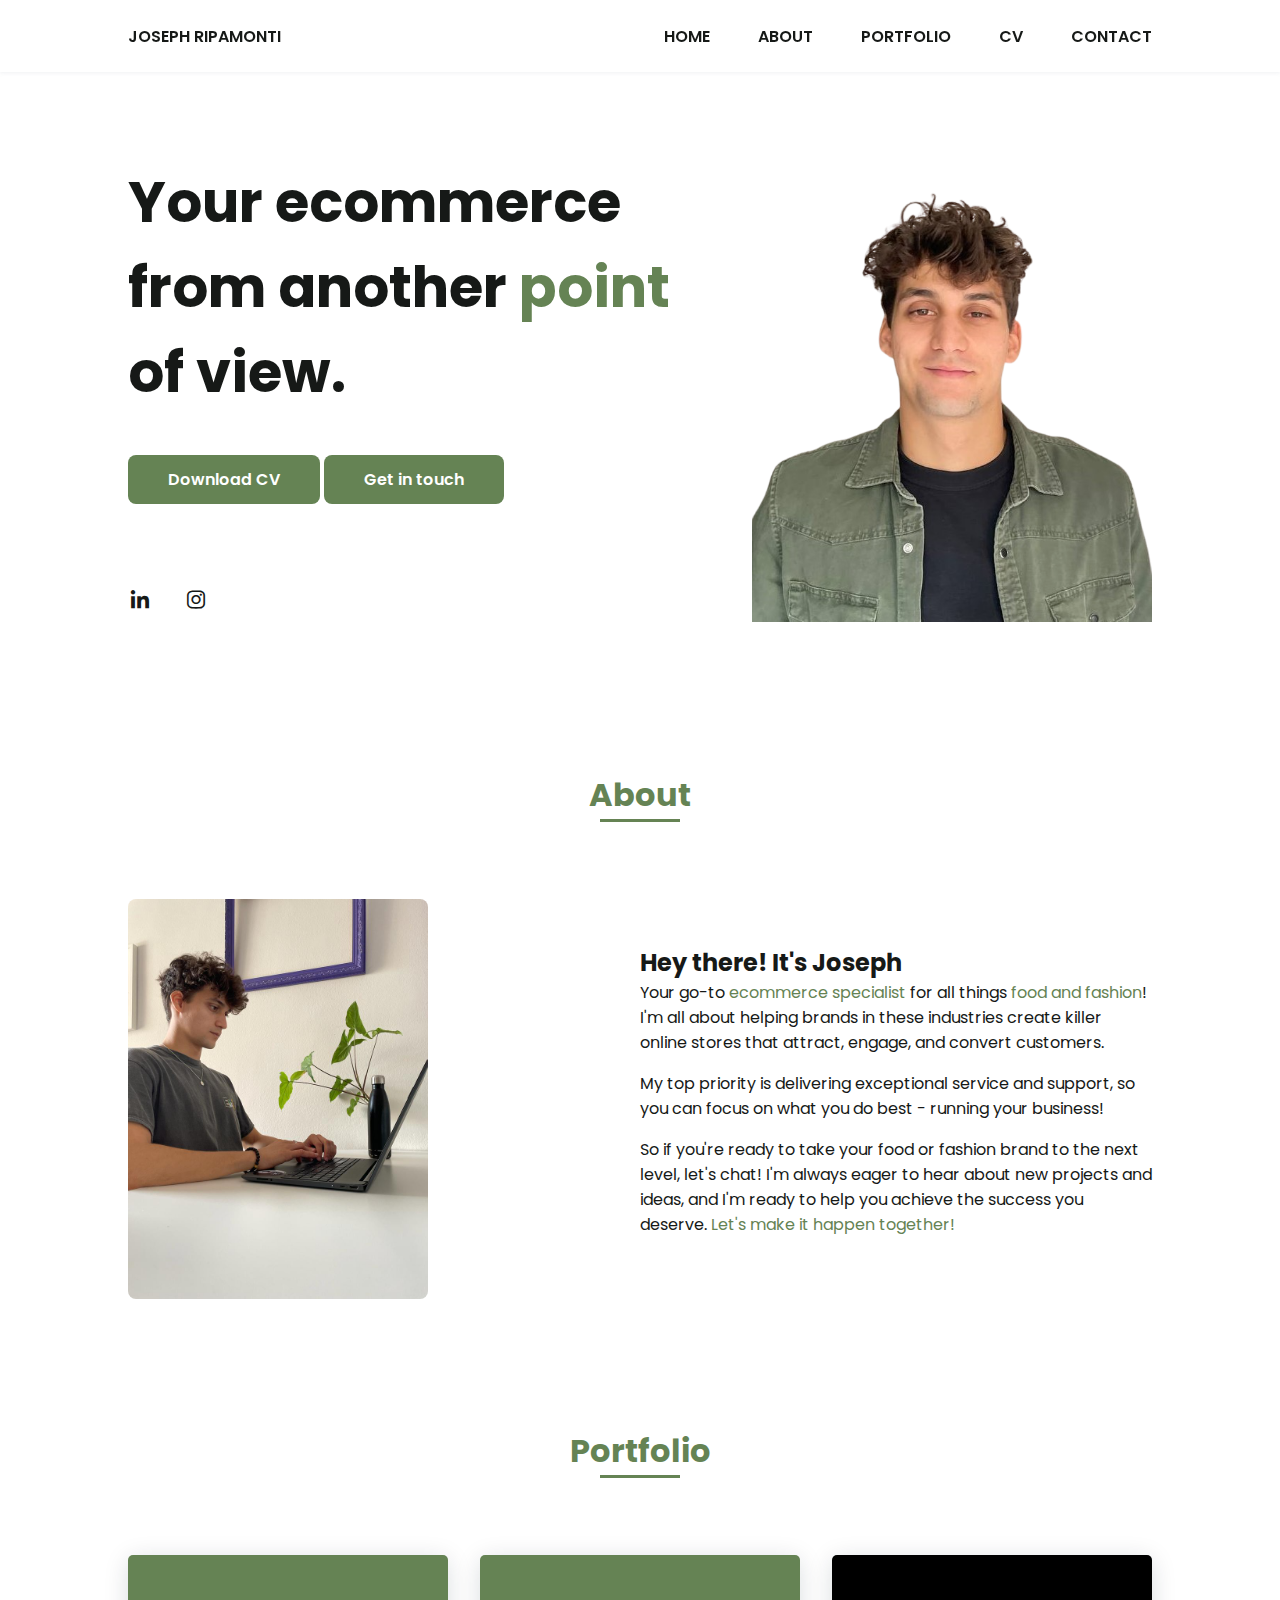
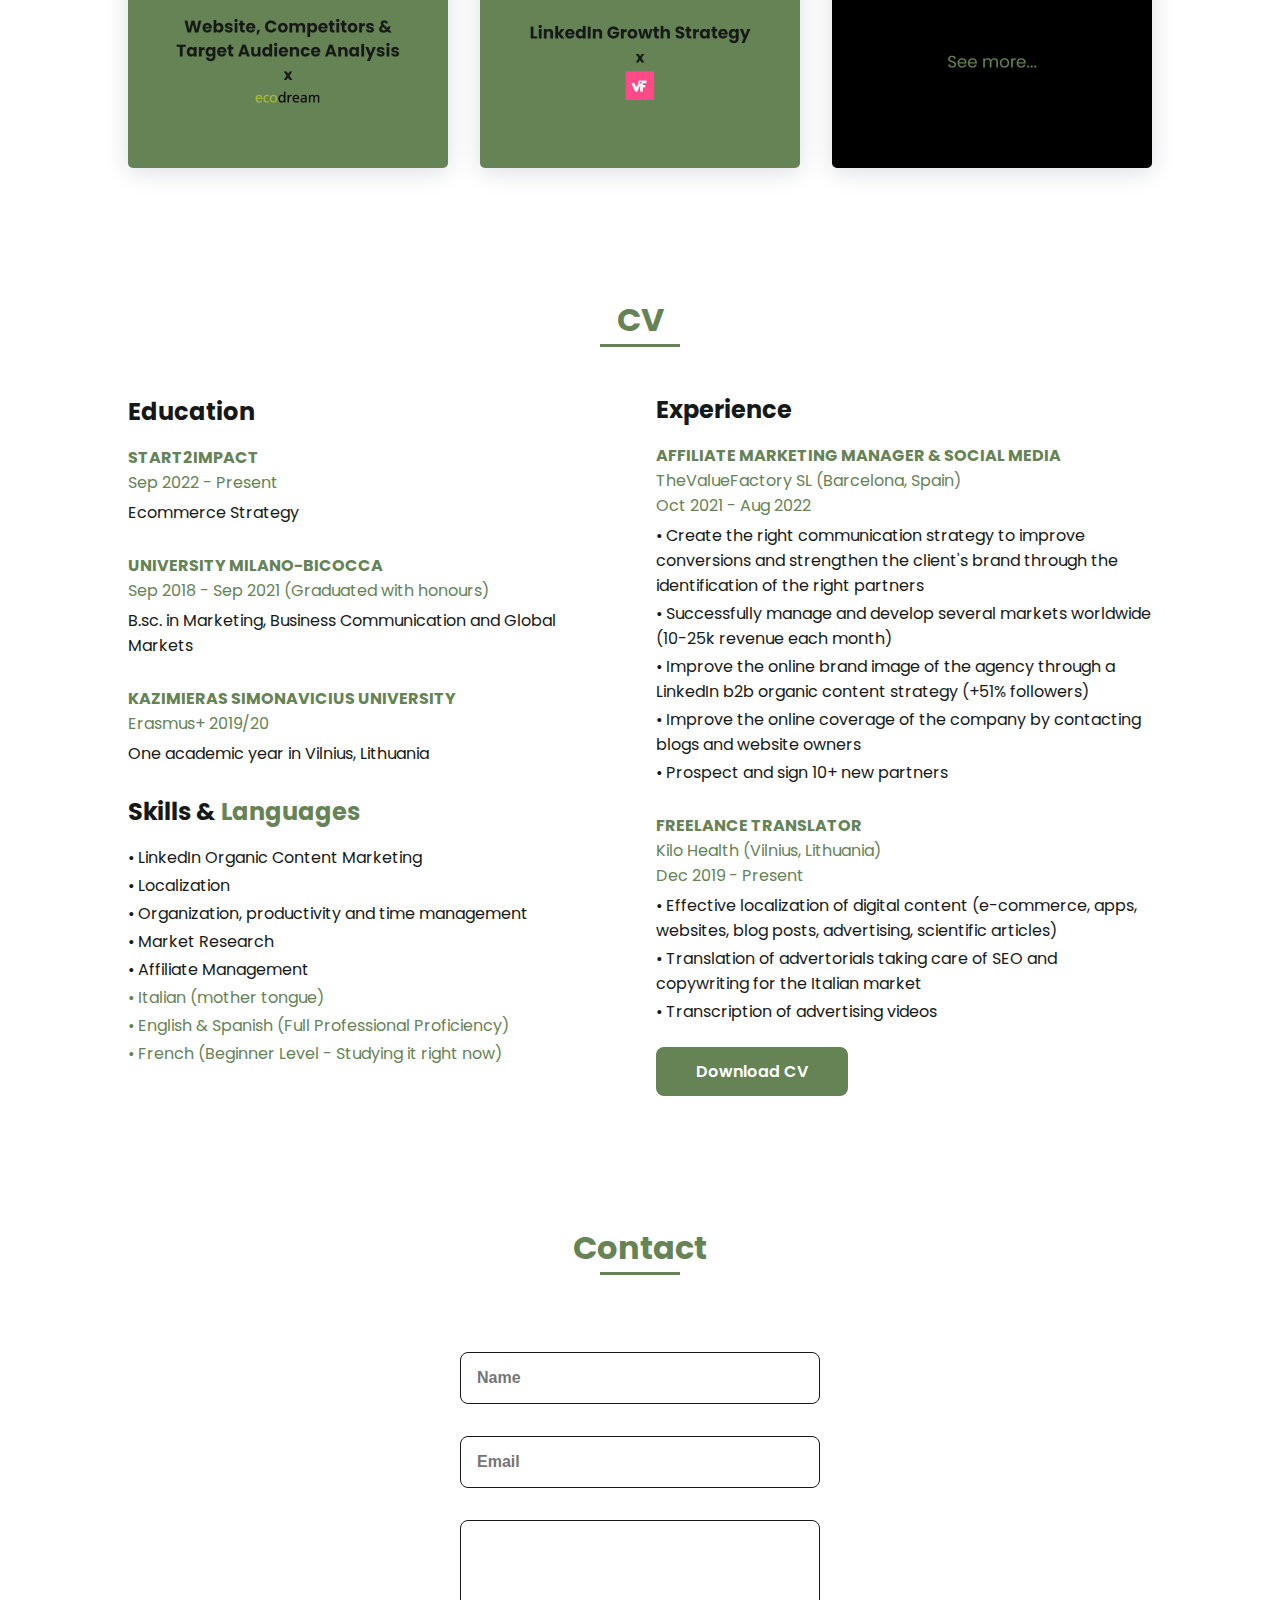
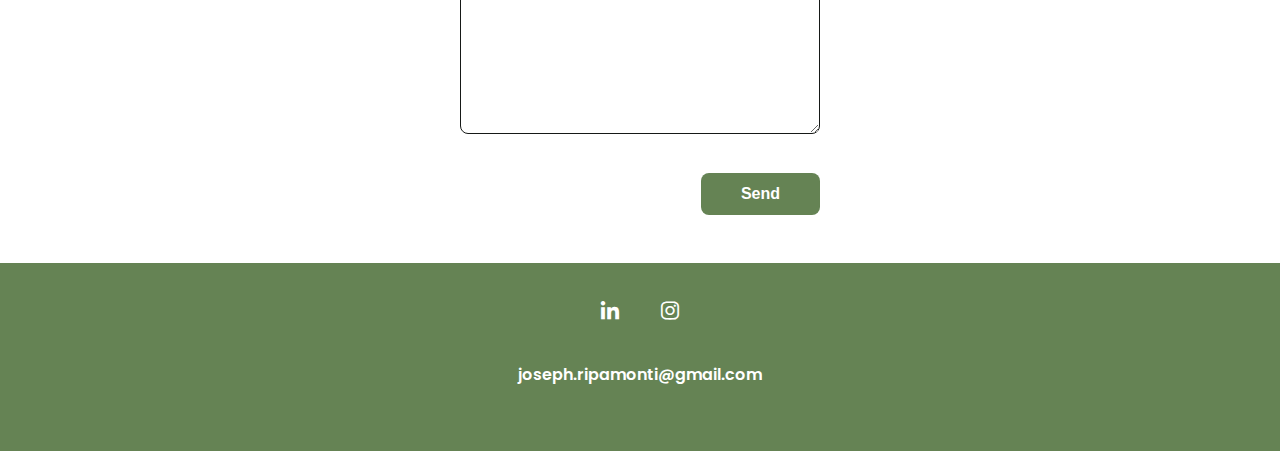
<file: index.html>
<!DOCTYPE html>
<html lang="en">

<head>
    <meta charset="UTF-8">
    <meta name="viewport" content="width=device-width, initial-scale=1.0">

    <link rel="icon" type="image/x-icon" href="assets/img/browser-logo.png">


    <!--=== CSS ====-->
    <link rel="stylesheet" href="assets/css/style.css">

    <!--=== ICONS ===-->
    <link href='https://cdn.jsdelivr.net/npm/boxicons@2.0.5/css/boxicons.min.css' rel='stylesheet'>

    <!--=== META TAGS ===-->

    <!-- HTML Meta Tags -->
    <title>Joseph Ripamonti - Portfolio</title>
    <meta name="description"
        content="Welcome to my personal portfolio. Here I showcase my projects and experience. You need help with your ecommerce? Get in touch">



    <!-- Facebook Meta Tags -->
    <meta property="og:url" content="https://josephripamonti.github.io/personal_website/">
    <meta property="og:type" content="website">
    <meta property="og:title" content="Joseph Ripamonti">
    <meta property="og:description"
        content="Welcome to my personal portfolio. Here I showcase my projects and experience. You need help with your ecommerce? Get in touch">
    <meta property="og:image" content="https://josephripamonti.github.io/personal_website/assets/img/open-graph.png">

    <!-- Twitter Meta Tags -->
    <meta name="twitter:card" content="summary_large_image">
    <meta property="twitter:domain" content="josephripamonti.github.io">
    <meta property="twitter:url" content="https://josephripamonti.github.io/personal_website/">
    <meta name="twitter:title" content="Joseph Ripamonti">
    <meta name="twitter:description"
        content="Welcome to my personal portfolio. Here I showcase my projects and experience. You need help with your ecommerce? Get in touch">
    <meta name="twitter:image" content="https://josephripamonti.github.io/personal_website/assets/img/open-graph.png">

</head>

<body>

    <!--=== HEADER ===-->
    <header class="l-header">
        <nav class="nav bd-grid">
            <div>
                <a href="" class="nav_logo">JOSEPH RIPAMONTI</a>
            </div>

            <div class="nav_menu" id="nav-menu">
                <ul class="nav_list">
                    <li class="nav_item"><a href="#home" class="nav_link active">HOME</a></li>
                    <li class="nav_item"><a href="#about" class="nav_link">ABOUT</a></li>
                    <li class="nav_item"><a href="#portfolio" class="nav_link">PORTFOLIO</a></li>
                    <li class="nav_item"><a href="#cv" class="nav_link">CV</a></li>
                    <li class="nav_item"><a href="#contact" class="nav_link">CONTACT</a></li>
                </ul>
            </div>

            <div class="nav_toggle" id="nav-toggle">
                <i class='bx bx-menu'></i>
            </div>
        </nav>
    </header>

    <!--=== MAIN ===-->
    <main class="l-main">

        <!--=== HOME ===-->
        <section class="home bd-grid" id="home">
            <div class="home_data">
                <h1 class="home_title">Your ecommerce<br>from another<span class="home_title-color"> point</span><br> of
                    view.</h1>

                <a href="assets/cv/CV - Joseph Ripamonti.pdf" target="_blank" rel="noopener" class="button">Download
                    CV</a>
                <a href="#contact" class="button">Get in touch</a>
            </div>

            <div class="home_social">
                <a href="https://www.linkedin.com/in/joseph-ripamonti/" target="_blank" rel="noopener"
                    class="home_social-icon"><i class='bx bxl-linkedin'></i></a>
                <a href="https://www.instagram.com/josephripamonti/" target="_blank" rel="noopener"
                    class="home_social-icon"><i class='bx bxl-instagram'></i></a>
            </div>

            <div class="home_img">
                <img src="assets/img/profile.png" alt="Professional Picture">

            </div>
        </section>

        <!--=== ABOUT ===-->
        <section class="about section" id="about">
            <h2 class="section-title">About</h2>

            <div class="about_container bd-grid">
                <div class="about_img">
                    <img src="assets/img/about.jpeg" alt="Personal Picture">
                </div>

                <div>
                    <h2 class="about_subtitle">Hey there! It's Joseph</h2>
                    <p class="about_text">Your go-to <span class="about_color">ecommerce specialist</span> for all
                        things <span class="about_color">food and fashion</span>! I'm all about helping brands in these
                        industries create killer online stores that attract, engage, and convert customers.</p>
                    <p class="about_text"> My top priority is delivering exceptional service and support, so you can
                        focus on what you do best - running your business! </p>
                    <p class="about_text"> So if you're ready to take your food or fashion brand to the next level,
                        let's chat! I'm always eager to hear about new projects and ideas, and I'm ready to help you
                        achieve the success you deserve. <span class="about_color">Let's make it happen together!</span>
                    </p>
                </div>
            </div>
        </section>

        <!--=== PORTFOLIO ===-->
        <section class="portfolio section" id="portfolio">
            <h2 class="section-title">Portfolio</h2>

            <div class="portfolio_container bd-grid">
                <a href="assets/portfolio/Discovery Project - Joseph Ripamonti.pdf" target="_blank" rel="noopener"
                    class="portfolio_img">
                    <img class="project_img" src="assets/img/ecodream1.png" alt="Project for Ecodream Design">
                </a>
                <a href="assets/portfolio/TVF LinkedIn Strategy - Joseph Ripamonti.pdf" target="_blank" rel="noopener"
                    class="portfolio_img">
                    <img src="assets/img/tvf.png" alt="Project for TheValueFactory" class="project_img">
                </a>
                <a href="portfolio_more.html" class="portfolio_img">
                    <img class="project_img" src="assets/img/see-more.png" alt="See More">
                </a>
            </div>

        </section>

        <!--=== CV ===-->
        <section class="cv section" id="cv">
            <h2 class="section-title">CV</h2>

            <div class="cv_container bd-grid">

                <div>
                    <h2 class="cv_subtitle">Education</h2>
                    <p class="cv_position"><a class="company-link" href="https://www.start2impact.it/" target="_blank"
                            rel="noopener">START2IMPACT</a></p>
                    <p class="cv_time">Sep 2022 - Present</p>
                    <p class="cv_task">Ecommerce Strategy</p>
                    <br>
                    <p class="cv_position"><a class="company-link" href="https://www.unimib.it/" target="_blank"
                            rel="noopener">UNIVERSITY MILANO-BICOCCA</a></p>
                    <p class="cv_time">Sep 2018 - Sep 2021 (Graduated with honours)</p>
                    <p class="cv_task">B.sc. in Marketing, Business Communication and Global Markets</p>
                    <br>
                    <p class="cv_position"><a class="company-link" href="https://ksu.lt/en/" target="_blank"
                            rel="noopener">KAZIMIERAS SIMONAVICIUS UNIVERSITY</a></p>
                    <p class="cv_time">Erasmus+ 2019/20</p>
                    <p class="cv_task">One academic year in Vilnius, Lithuania</p>
                    <br>
                    <h2 class="cv_subtitle">Skills & <span class="cv_subtitle_color">Languages</span></h2>
                    <p class="cv_task">&#8226; LinkedIn Organic Content Marketing</p>
                    <p class="cv_task">&#8226; Localization</p>
                    <p class="cv_task">&#8226; Organization, productivity and time management</p>
                    <p class="cv_task">&#8226; Market Research</p>
                    <p class="cv_task">&#8226; Affiliate Management</p>
                    <p class="cv_task_color">&#8226; Italian (mother tongue)</p>
                    <p class="cv_task_color">&#8226; English & Spanish (Full Professional Proficiency)</p>
                    <p class="cv_task_color">&#8226; French (Beginner Level - Studying it right now)</p>
                    <br>
                </div>

                <div>
                    <h2 class="cv_subtitle">Experience</h2>
                    <p class="cv_position">AFFILIATE MARKETING MANAGER & SOCIAL MEDIA</p>
                    <p class="cv_company"> <a class="company-link" href="https://thevaluefactory.es/" target="_blank"
                            rel="noopener">TheValueFactory SL</a> (Barcelona, Spain)</p>
                    <p class="cv_time">Oct 2021 - Aug 2022</p>
                    <p class="cv_task">&#8226; Create the right communication strategy to improve conversions and
                        strengthen the client's brand through the identification of the right partners</p>
                    <p class="cv_task">&#8226; Successfully manage and develop several markets worldwide (10-25k revenue
                        each month)</p>
                    <p class="cv_task">&#8226; Improve the online brand image of the agency through a LinkedIn b2b
                        organic content strategy (+51% followers)</p>
                    <p class="cv_task">&#8226; Improve the online coverage of the company by contacting blogs and
                        website owners</p>
                    <p class="cv_task">&#8226; Prospect and sign 10+ new partners</p>
                    <br>
                    <p class="cv_position">FREELANCE TRANSLATOR</p>
                    <p class="cv_company"><a class="company-link" href="https://kilo.health/" target="_blank"
                            rel="noopener">Kilo Health</a> (Vilnius, Lithuania)</p>
                    <p class="cv_time">Dec 2019 - Present</p>
                    <p class="cv_task">&#8226; Effective localization of digital content (e-commerce, apps, websites,
                        blog posts, advertising, scientific articles)</p>
                    <p class="cv_task">&#8226; Translation of advertorials taking care of SEO and copywriting for the
                        Italian market</p>
                    <p class="cv_task">&#8226; Transcription of advertising videos</p>

                    <a href="assets/cv/CV - Joseph Ripamonti.pdf" target="_blank" rel="noopener"
                        class="button downlad-cv">Download CV</a>
                </div>

            </div>

        </section>

        <!--=== CONTACT ===-->
        <section class="contact section" id="contact">
            <h2 class="section-title">Contact</h2>

            <div class="contact_container bd-grid">
                <form action="https://getform.io/f/bc561aad-f53d-4f6e-87c1-b61c9653f052" method="POST"
                    class="contact_form" id="my_form">
                    <input type="text" placeholder="Name" class="contact_input" name="name" required>
                    <input type="mail" placeholder="Email" class="contact_input" name="email" required>
                    <textarea name="" id="" cols="0" rows="10" class="contact_input" name="message" required></textarea>
                    <input type="submit" value="Send" class="contact_button button">
                </form>
            </div>
        </section>
    </main>

    <!--=== FOOTER ===-->
    <footer class="l-footer">
        <div class="footer_social">
            <a href="https://www.linkedin.com/in/joseph-ripamonti/" target="_blank" rel="noopener"
                class="footer_icon"><i class='bx bxl-linkedin'></i></a>
            <a href="https://www.instagram.com/josephripamonti/" target="_blank" rel="noopener" class="footer_icon"><i
                    class='bx bxl-instagram'></i></a>
        </div>

        <div class="footer_email">
            <a href="mailto: joseph.ripamonti@gmail.com" class="footer_email-address">joseph.ripamonti@gmail.com</a>
        </div>
    </footer>

    <!--=== JS ===-->
    <script src="assets/js/main.js"></script>
</body>

</html>
</file>
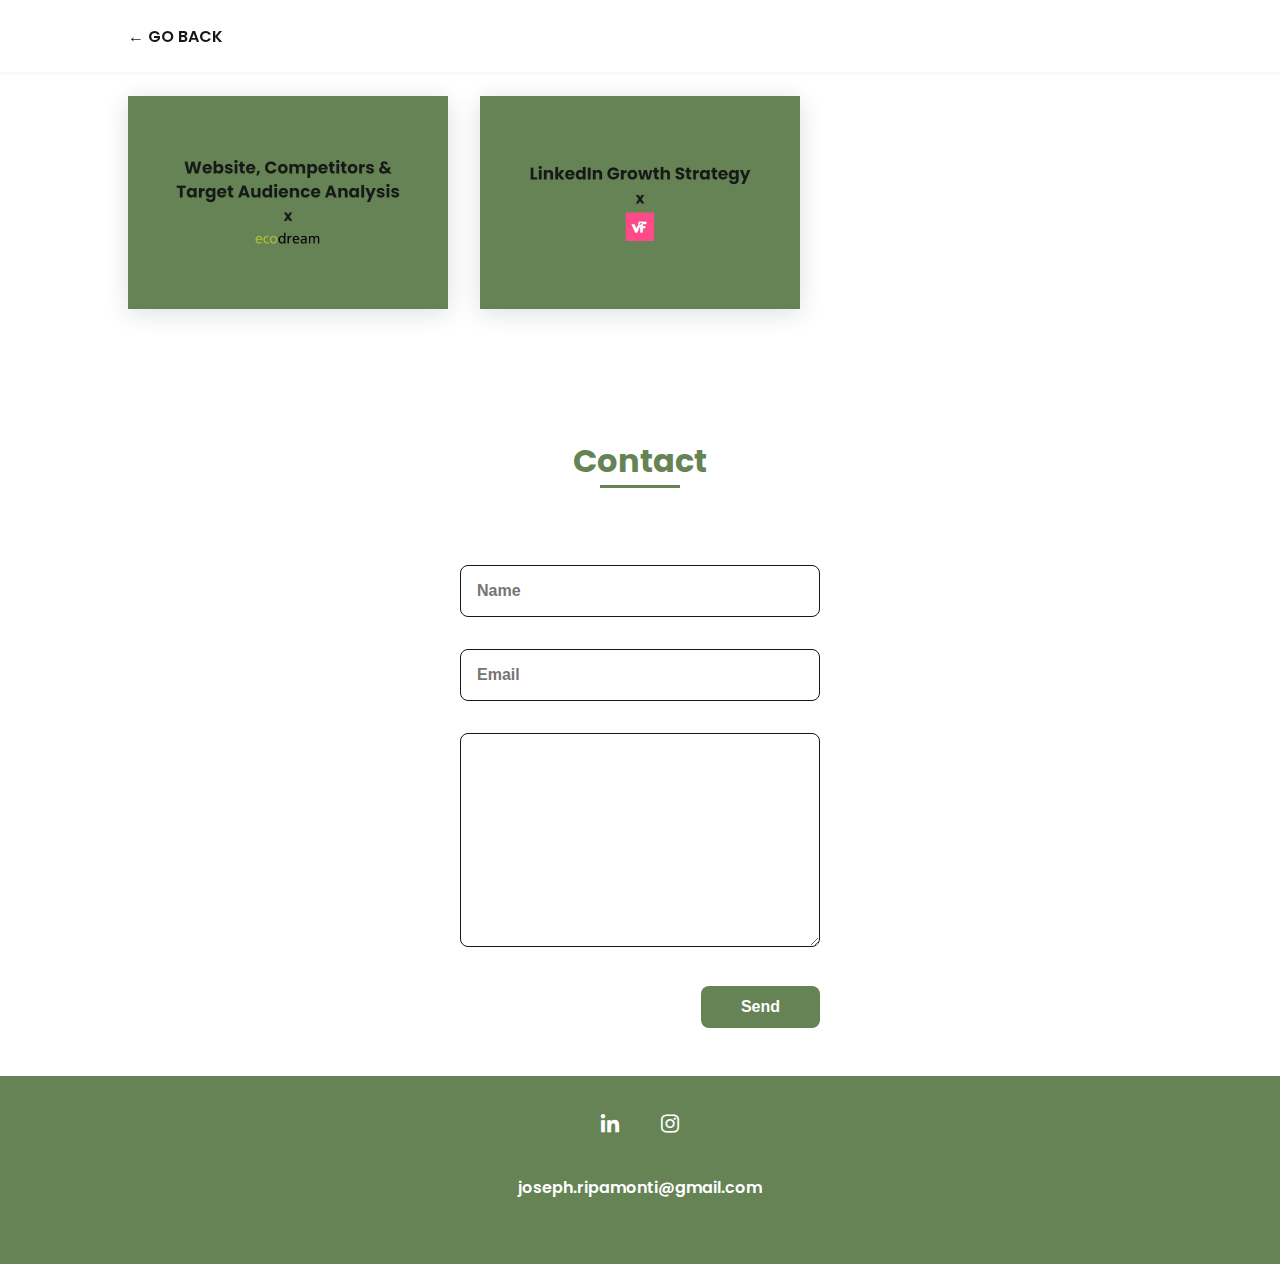
<file: portfolio_more.html>
<!DOCTYPE html>
<html lang="en">

<head>
    <meta charset="UTF-8">
    <meta name="viewport" content="width=device-width, initial-scale=1.0">

    <link rel="icon" type="image/x-icon" href="assets/img/browser-logo.png">

    <!-- === CSS ==== -->
    <link rel="stylesheet" href="assets/css/style.css">

    <!-- === BOX ICONS === -->
    <link href='https://cdn.jsdelivr.net/npm/boxicons@2.0.5/css/boxicons.min.css' rel='stylesheet'>

    <!-- HTML Meta Tags -->
    <title>Joseph Ripamonti - Portfolio</title>
    <meta name="description"
        content="Welcome to my personal portfolio. Here I showcase my projects and experience. You need help with your ecommerce? Get in touch">


    <!-- Facebook Meta Tags -->
    <meta property="og:url" content="https://josephripamonti.github.io/personal_website/">
    <meta property="og:type" content="website">
    <meta property="og:title" content="Joseph Ripamonti">
    <meta property="og:description"
        content="Welcome to my personal portfolio. Here I showcase my projects and experience. You need help with your ecommerce? Get in touch">
    <meta property="og:image" content="https://josephripamonti.github.io/personal_website/assets/img/open-graph.png">

    <!-- Twitter Meta Tags -->
    <meta name="twitter:card" content="summary_large_image">
    <meta property="twitter:domain" content="josephripamonti.github.io">
    <meta property="twitter:url" content="https://josephripamonti.github.io/personal_website/">
    <meta name="twitter:title" content="Joseph Ripamonti">
    <meta name="twitter:description"
        content="Welcome to my personal portfolio. Here I showcase my projects and experience. You need help with your ecommerce? Get in touch">
    <meta name="twitter:image" content="https://josephripamonti.github.io/personal_website/assets/img/open-graph.png">
</head>

<body>
    <!--=== HEADER ===-->
    <header class="l-header">
        <nav class="nav bd-grid">
            <div>
                <a href="index.html" class="nav_logo">&#8592 GO BACK</a>
            </div>

        </nav>
    </header>

    <main class="l-main">

        <!--=== PORTFOLIO ===-->
        <section class="portfolio section" id="portfolio">

            <div class="portfolio_container bd-grid">
                <a href="assets/portfolio/Discovery Project - Joseph Ripamonti.pdf" target="_blank" rel="noopener"
                    class="portfolio_img">
                    <img src="assets/img/ecodream1.png" alt="">
                </a>
                <a href="assets/portfolio/TVF LinkedIn Strategy - Joseph Ripamonti.pdf" target="_blank" rel="noopener"
                    class="portfolio_img">
                    <img src="assets/img/tvf.png" alt="">
                </a>
            </div>

        </section>

        <!--=== CONTACT ===-->
        <section class="contact section" id="contact">
            <h2 class="section-title">Contact</h2>

            <div class="contact_container bd-grid">
                <form action="https://getform.io/f/bc561aad-f53d-4f6e-87c1-b61c9653f052" method="POST"
                    class="contact_form" id="my_form">
                    <input type="text" placeholder="Name" class="contact_input" name="name" required>
                    <input type="mail" placeholder="Email" class="contact_input" name="email" required>
                    <textarea name="" id="" cols="0" rows="10" class="contact_input" name="message" required></textarea>
                    <input type="submit" value="Send" class="contact_button button">
                </form>
            </div>
        </section>
    </main>

    <!--=== FOOTER ===-->
    <footer class="l-footer">
        <div class="footer_social">
            <a href="https://www.linkedin.com/in/joseph-ripamonti/" target="_blank" re l="noopener"
                class="footer_icon"><i class='bx bxl-linkedin'></i></a>
            <a href="https://www.instagram.com/josephripamonti/" target="_blank" rel="noopener" class="footer_icon"><i
                    class='bx bxl-instagram'></i></a>
        </div>

        <div class="footer_email">
            <a href="mailto: joseph.ripamonti@gmail.com" class="footer_email-address">joseph.ripamonti@gmail.com</a>
        </div>
    </footer>

    <!--=== JS ===-->
    <script src="assets/js/main.js"></script>
</body>

</html>
</file>
<file: assets/css/style.css>
/*=== GOOGLE FONTS ===*/
@import url("https://fonts.googleapis.com/css2?family=Poppins:wght@400;600;700&display=swap");

/*=== VARIABLES CSS ===*/
:root {
  --header-height: 3rem;
  --font-semi: 600;
  /*=== Font ===*/
  --body-font: 'Poppins', sans-serif;
  --big-font-size: 2rem;
  --h2-font-size: 1.25rem;
  --normal-font-size: .95rem;
  --smaller-font-size: .75rem;
  /*=== Margins ===*/
  --mb-2: 1rem;
  --mb-4: 2rem;
  --mb-5: 2.5rem;
  --mb-6: 3rem;
  /*=== z index ===*/
  --z-back: -10;
  --z-fixed: 100;
}

@media screen and (min-width: 968px) {
  :root {
    --big-font-size: 3.5rem;
    --h2-font-size: 2rem;
    --normal-font-size: 1rem;
    --smaller-font-size: .875rem;
  }
}

/*=== GLOBAL ===*/
*, ::before, ::after {
  box-sizing: border-box;
}

body {
  margin: var(--header-height) 0 0 0;
  font-family: var(--body-font);
  font-size: var(--normal-font-size);
  color: #161917;
}

h1, h2, p {
  margin: 0;
}

ul {
  margin: 0;
  padding: 0;
  list-style: none;
}

a {
  text-decoration: none;
}

img {
  max-width: 100%;
  height: auto;
  display: block;
}

.section-title {
  position: relative;
  font-size: var(--h2-font-size);
  color:  #658354;
  margin-top: var(--mb-2);
  margin-bottom: var(--mb-4);
  text-align: center;
}

.section-title::after {
  position: absolute;
  content: '';
  width: 64px;
  height: 0.18rem;
  left: 0;
  right: 0;
  margin: auto;
  top: 2rem;
  background-color:  #658354;
}

.section {
  padding-top: 3rem;
  padding-bottom: 2rem;
}

/*=== LAYOUT ===*/
.bd-grid {
  max-width: 1024px;
  display: grid;
  margin-left: var(--mb-2);
  margin-right: var(--mb-2);
}

.l-header {
  width: 100%;
  position: fixed;
  top: 0;
  left: 0;
  z-index: var(--z-fixed);
  background-color: #fff;
  box-shadow: 0 1px 4px rgba(146, 161, 176, 0.15);
}

/*=== NAV ===*/
.nav {
  height: var(--header-height);
  display: flex;
  justify-content: space-between;
  align-items: center;
  font-weight: var(--font-semi);
}

@media screen and (max-width: 767px) {
  .nav_menu {
    position: fixed;
    top: var(--header-height);
    right: -100%;
    width: 80%;
    height: 100%;
    padding: 2rem;
    background-color: #161917;
    transition: .5s;
  }
}

.nav_item {
  margin-bottom: var(--mb-4);
}

.nav_link {
  position: relative;
  color: #fff;
}

.nav_link:hover {
  position: relative;
}

.nav_link:hover::after {
  position: absolute;
  content: '';
  width: 100%;
  height: 0.18rem;
  left: 0;
  top: 2rem;
  background-color: #658354;
}

.nav_logo {
  color: #161917;
}

.nav_toggle {
  color: #161917;
  font-size: 1.5rem;
  cursor: pointer;
}

/*Active menu*/
.active::after {
  position: absolute;
  content: '';
  width: 100%;
  height: 0.18rem;
  left: 0;
  top: 2rem;
}

/*=== Show menu ===*/
.show {
  right: 0;
}

/*=== HOME ===*/
.home {
  position: relative;
  row-gap: 5rem;
  padding: 4rem 0 5rem;
}

.home_data {
  align-self: center;
}

.home_title {
  font-size: var(--big-font-size);
  margin-bottom: var(--mb-5);
}

.home_title-color {
  color:  #658354;
}

.home_social {
  display: flex;
  flex-direction: column;
}

.home_social-icon {
  width: max-content;
  margin-bottom: var(--mb-2);
  font-size: 1.5rem;
  color: #161917;
}

.home_social-icon:hover {
  color:  #658354;
}

.footer_email{
  color:  #658354;
  text-align: center;
}

.home_img {
  position: absolute;
  right: 0;
  bottom: 0;
  width: 260px;
}

/*BUTTONS*/
.button {
  display: inline-block;
  background-color:  #658354;
  color: #fff;
  padding: .75rem 2.5rem;
  font-weight: var(--font-semi);
  border-radius: .5rem;
  transition: s;
}

.button:hover{
  box-shadow: 3px 3px #658354b0;
}

.downlad-cv{
  margin-top: 20px;
}

/* === ABOUT ===*/
.about_container {
  row-gap: 2rem;
  text-align: center;
}

.about_subtitle {
  margin-bottom: var(--mb-);
}

.about_img img {
  width: 200px;
  border-radius: .5rem;
}

.about_color{
  color:  #658354;
}

.about_text{
  margin-bottom: var(--mb-2);
}

/* === CV ===*/
.cv_container {
  row-gap: 2rem;
  text-align: center;
}

.cv_subtitle {
  margin-bottom: var(--mb-2);
}

.cv_subtitle_color {
  margin-bottom: var(--mb-2);
  color: #658354;
}

.cv_position{
  font-weight: bold;
  color: #658354;
}

.cv_company{
  color: #658354;
}

.cv_time{
  color: #658354;
  margin-bottom: 5px;
}

.company-link{
  color: #658354;
}

.company-link:hover{
  color:#161917;
}

.cv_task{
  margin-bottom: 3px;
}

.cv_task_color{
  margin-bottom: 3px;
  color: #658354;
}

.download_cv{
  justify-content: center;
}


/* === WORK ===*/
.portfolio_container {
  row-gap: 2rem;
}

.portfolio_img {
  box-shadow: 0px 4px 25px rgba(14, 36, 49, 0.15);
  border-radius: .5rem;

}

.project_img{
  border-radius: 5px;
  transition: 1s;
}

.portfolio_img:hover {
  box-shadow: 3px 3px #658354b0;
}

/* === CONTACT ===*/
.contact_input {
  width: 100%;
  font-size: var(--normal-font-size);
  font-weight: var(--font-semi);
  padding: 1rem;
  border-radius: .5rem;
  border: 1.5px solid #161917;
  outline: none;
  margin-bottom: var(--mb-4);
}

.contact_button {
  display: block;
  border: none;
  outline: none;
  font-size: var(--normal-font-size);
  cursor: pointer;
  margin-left: auto;
}

/* === FOOTER ===*/
.l-footer {
  background-color: #658354;
  color: #fff;
  text-align: center;
  font-weight: var(--font-semi);
  padding: 2rem 0;
}

.footer_social {
  margin-bottom: var(--mb-4);
}

.footer_email{
  margin-bottom: var(--mb-4);
}

.footer_email-address{
  color: #fff;
}

.footer_icon {
  font-size: 1.5rem;
  color: #fff;
  margin: 0 var(--mb-2);
}

/* === MEDIA QUERIES ===*/
@media screen and (max-width: 575px) {
  .home {
    row-gap: 2rem;
  }
  .home_img {
    width: 200px;
  }
}

@media screen and (min-width: 576px) {
  .home {
    padding: 4rem 0 2rem;
  }
  .home_social {
    padding-top: 0;
    padding-bottom: 2.5rem;
    flex-direction: row;
    align-self: flex-end;
  }
  .home_social-icon {
    margin-bottom: 0;
    margin-right: var(--mb-4);
  }
  .home_img {
    width: 300px;
    bottom: 25%;
  }
  .about_container {
    grid-template-columns: repeat(2, 1fr);
    align-items: center;
    text-align: initial;
  }
  .cv_container {
    grid-template-columns: .7fr;
    justify-content: center;
    column-gap: 1rem;
  }
  .portfolio_container {
    grid-template-columns: repeat(2, 1fr);
    column-gap: 2rem;
    padding-top: 2rem;
  }
  .contact_form {
    width: 360px;
    padding-top: 2rem;
  }
  .contact_container {
    justify-items: center;
  }
}

@media screen and (min-width: 768px) {
  body {
    margin: 0;
  }
  .section {
    padding-top: 4rem;
    padding-bottom: 3rem;
  }
  .section-title {
    margin-bottom: var(--mb-6);
  }
  .section-title::after {
    width: 80px;
    top: 3rem;
  }
  .nav {
    height: calc(var(--header-height) + 1.5rem);
  }
  .nav_list {
    display: flex;
    padding-top: 0;
  }
  .nav_item {
    margin-left: var(--mb-6);
    margin-bottom: 0;
  }
  .nav_toggle {
    display: none;
  }
  .nav_link {
    color: #161917;
  }
  .home {
    padding: 8rem 0 2rem;
  }
  .home_img {
    width: 400px;
    bottom: 10%;
  }
  .about_container {
    padding-top: 2rem;
  }
  .about_img img {
    width: 300px;
  }
  .cv_container {
    grid-template-columns: repeat(2, 1fr);
    column-gap: 2rem;
    align-items: center;
    text-align: initial;
  }
  .portfolio_container {
    grid-template-columns: repeat(3, 1fr);
    column-gap: 2rem;
  }
}

@media screen and (min-width: 992px) {
  .bd-grid {
    margin-left: auto;
    margin-right: auto;
  }
  .home {
    padding: 10rem 0 2rem;
  }
}
</file>
